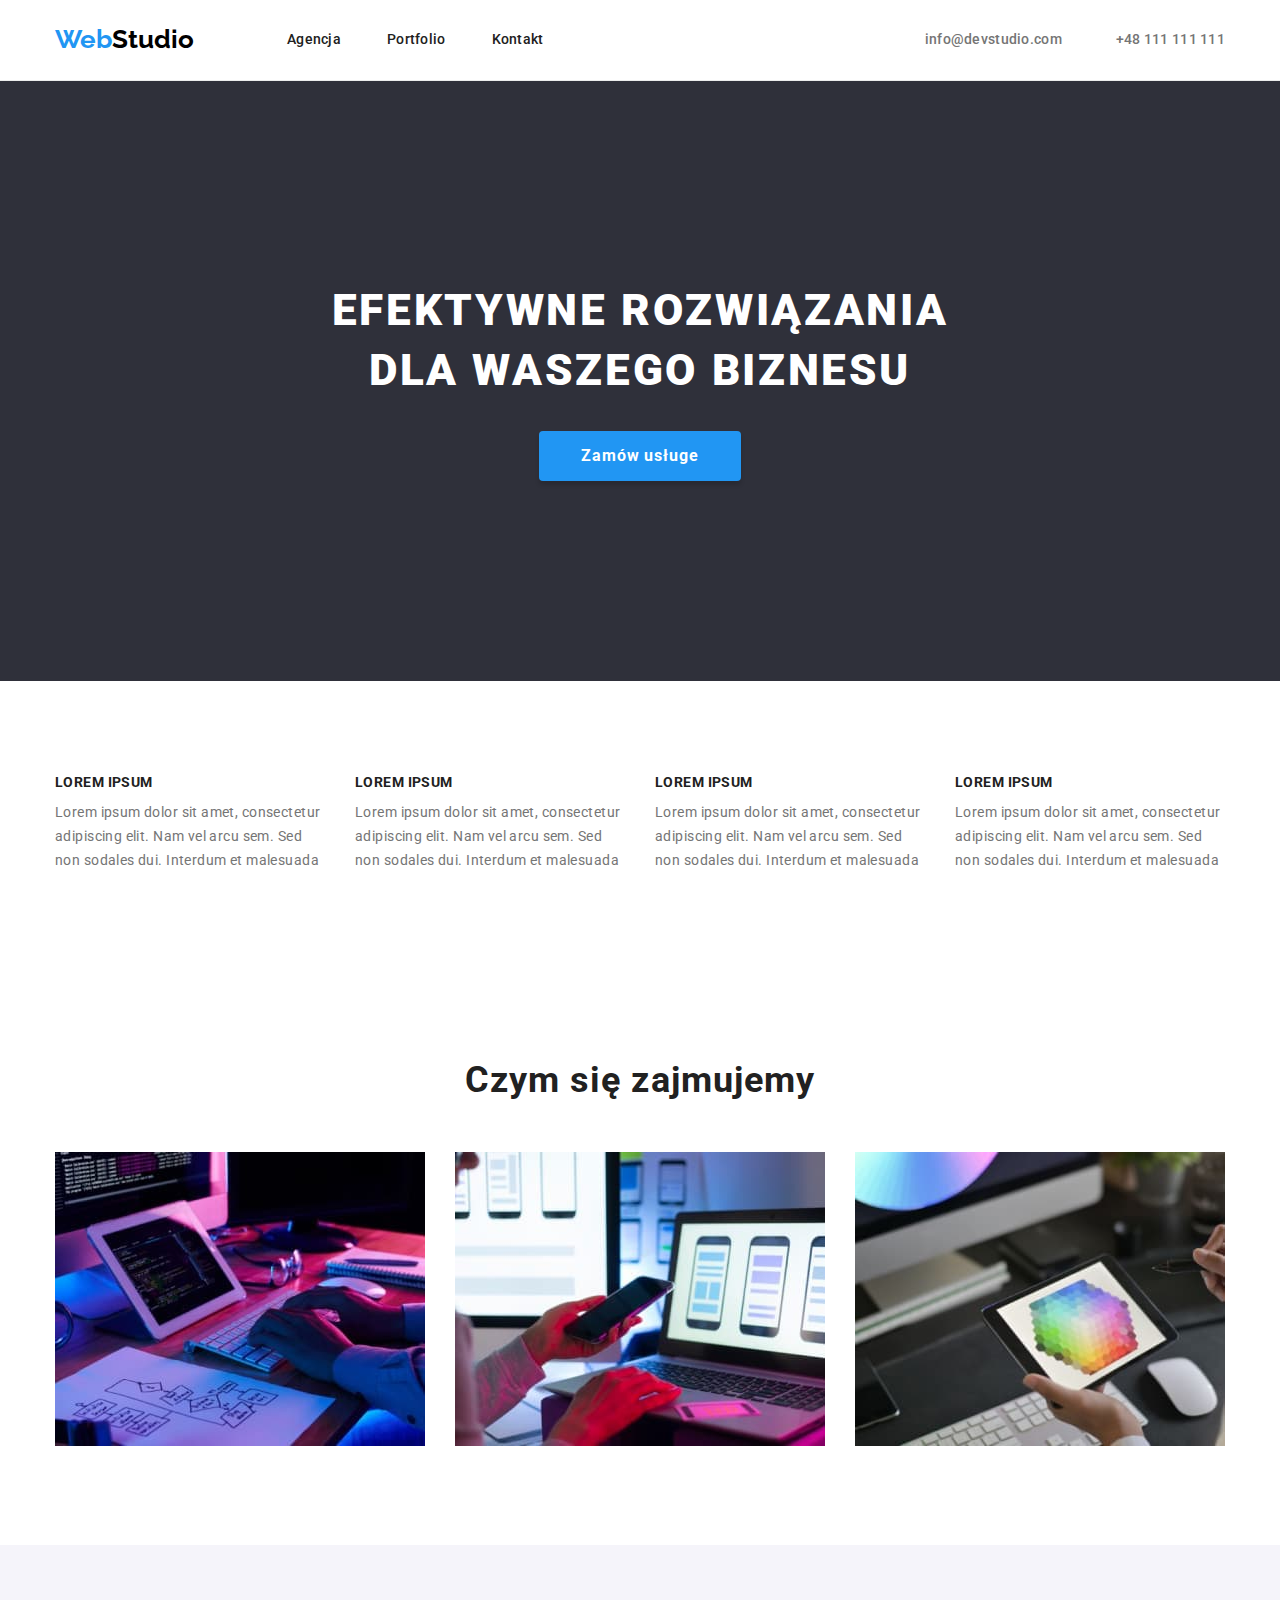
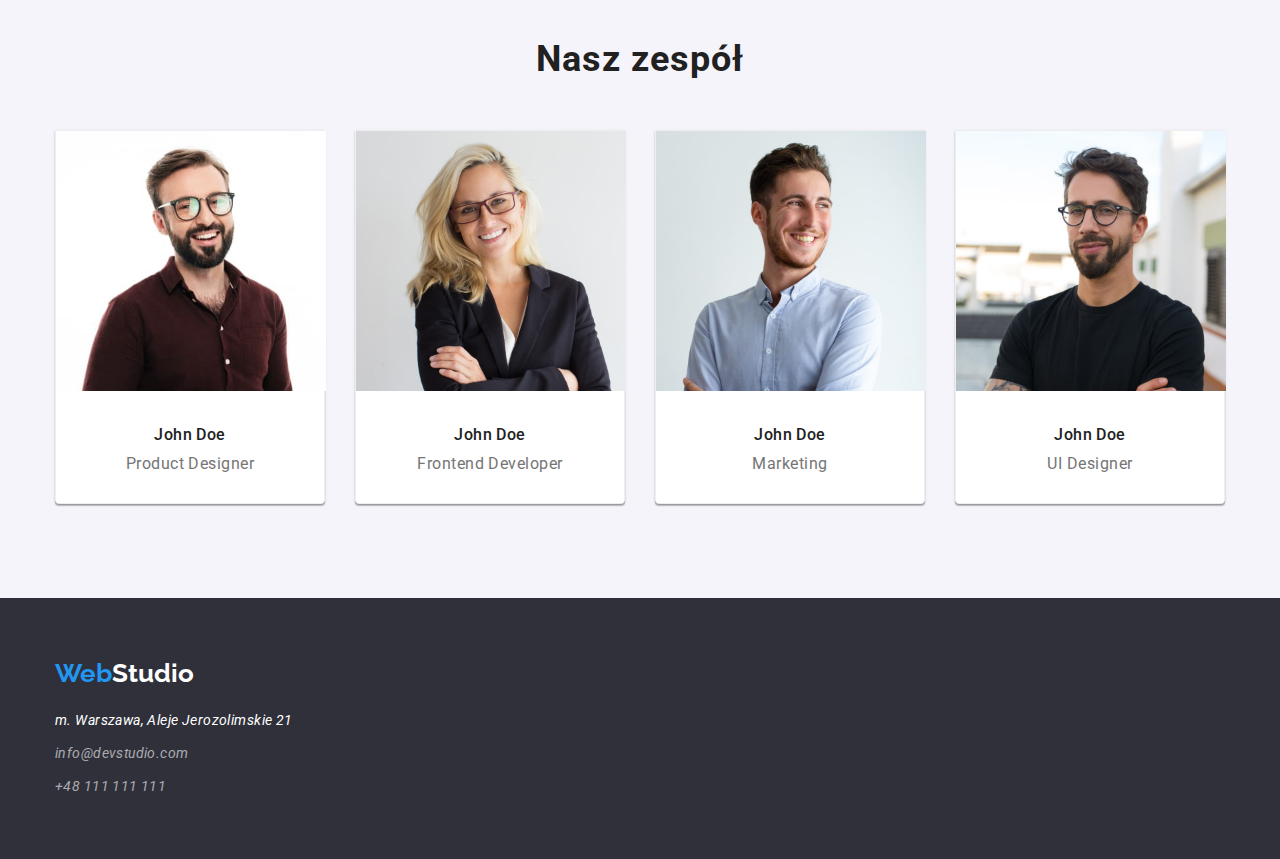
<file: index.html>
<!DOCTYPE html>
<html lang="pl-PL">
  <head>
    <meta charset="UTF-8" />
    <meta http-equiv="X-UA-Compatible" content="IE=edge" />
    <meta name="viewport" content="width=device-width, initial-scale=1.0" />

    <link rel="stylesheet" href="https://cdnjs.cloudflare.com/ajax/libs/modern-normalize/1.0.0/modern-normalize.min.css"/>
    <link rel="preconnect" href="https://fonts.googleapis.com" />
    <link rel="preconnect" href="https://fonts.gstatic.com" crossorigin />
    <link href="https://fonts.googleapis.com/css2?family=Raleway:wght@700&family=Roboto:wght@400;500;700;900&display=swap" rel="stylesheet" />
    <link rel="stylesheet" href="./css/styles.css" />
    <title>Studio</title>
  </head>
  
  <body>
   <div class="wrapper">
    
    <header class="header">
      <section class="container page-header">
      
        <div class="logo-and-menu">

          <div class="logo-section"><a href="./index.html" class="logo">Web<span class="logo-dark">Studio</span></a></div>
      
            <nav>
              <ul class="menu-list">
                <li>
                  <a href="./agencja.html" class="nav-item links">Agencja</a>
                </li>
                <li>
                  <a href="./portfolio.html" class="nav-item links">Portfolio</a>
                </li>
                <li>
                  <a href="./kontakt.html" class="nav-item links">Kontakt</a>
                </li>
              </ul>
            </nav>
          </div>
  
          <div>
            <a class="links-contact links margin-right50-header margin-left-header" href="mailto:info@devstudio.com">info@devstudio.com</a>
            <a class="links-contact links" href="tel:+48111111111">+48 111 111 111</a>
          </div>

      </section>
    </header>

    <main>
      
      <section class="main-box"> 
        <div class="container main-box-container">
          <h1 class="class-h1">EFEKTYWNE ROZWIĄZANIA DLA WASZEGO BIZNESU</h1>
          <button class="main-box-btn" type="button">Zamów usługe</button>
        </div>
      </section>

      <section class="section">
        <div class="container">
          <ul class="list list-one-line">
            <li>
              <h3 class="class-h3">LOREM IPSUM</h3>
              <p class="text-paragraph">
              Lorem ipsum dolor sit amet, consectetur adipiscing elit. Nam vel
              arcu sem. Sed non sodales dui. Interdum et malesuada
              </p>
            </li>
            <li>
              <h3 class="class-h3">LOREM IPSUM</h3>
              <p class="text-paragraph">
              Lorem ipsum dolor sit amet, consectetur adipiscing elit. Nam vel
              arcu sem. Sed non sodales dui. Interdum et malesuada
              </p>
            </li>
            <li>
              <h3 class="class-h3">LOREM IPSUM</h3>
              <p class="text-paragraph">
              Lorem ipsum dolor sit amet, consectetur adipiscing elit. Nam vel
              arcu sem. Sed non sodales dui. Interdum et malesuada
             </p>
            </li>
            <li>
              <h3 class="class-h3">LOREM IPSUM</h3>
              <p class="text-paragraph">
              Lorem ipsum dolor sit amet, consectetur adipiscing elit. Nam vel
              arcu sem. Sed non sodales dui. Interdum et malesuada
              </p>
            </li>
          </ul>
        </div>
      </section>
      <section class="section">
        <div class="container">
          <h2 class="class-h2">Czym się zajmujemy</h2>
          <ul class="list list-one-line">
            <li class="li-item">
              <img
              src="./images/whatwedo1.jpg"
              alt="Ktoś pisze na klawiaturze"
              width="370"
              height="294"
              />
            </li>
            <li class="li-item">
              <img
              src="./images/whatwedo2.jpg"
              alt="Ktoś siedzi przy laptopie i
            odbiera telefon"
              width="370"
              height="294"
              />
            </li>
            <li class="li-item">
              <img
              src="./images/whatwedo3.jpg"
              alt="Ktoś wybiera kolor z palety
            kolorów wyświetlonej na telefonie"
              width="370"
              height="294"
              />
            </li>
          </ul>
        </div>
      </section>

      <section class="section-not-white">
        <div class="container">
          <h2 class="class-h2">Nasz zespół</h2>
          <ul class="list list-one-line">
            <li class="team-item">
              <figure class="index-figure">
                <img
                src="./images/people1.jpg"
                alt="Uśmiechnięty mężczyzna w bordowej koszuli. Nosi okulary i ma brodę"
                width="270"
                height="260"
                />
                <figcaption>
                  <h4 class="class-h4-index">John Doe</h4>
                  <p>Product Designer</p>
                </figcaption>
              </figure>
            </li>
            <li class="team-item">
              <figure class="index-figure">
                <img
                src="./images/people2.jpg"
                alt="Uśmiechnięta kobieta, odziana w marynarkę"
                width="270"
                height="260"
                />
                <figcaption>
                  <h4 class="class-h4-index">John Doe</h4>
                  <p>Frontend Developer</p>
               </figcaption>
              </figure>
            </li>
            <li class="team-item">
              <figure class="index-figure">
                <img
                src="./images/people3.jpg"
                alt="Uśmiechnięt mężczyzna w jasnej koszuli"
                width="270"
                height="260"
                />
                <figcaption>
                  <h4 class="class-h4-index">John Doe</h4>
                  <p>Marketing</p>
                </figcaption>
              </figure>
            </li>
            <li class="team-item">
              <figure class="index-figure">
                <img
                src="./images/people4.jpg"
                alt="Uśmiechnięty meżczyzna w czarnym t-shercie"
                width="270"
                height="260"
                />
                <figcaption>
                  <h4 class="class-h4-index">John Doe</h4>
                  <p>UI Designer</p>
                </figcaption>
              </figure>
            </li>
          </ul>
        </div>
      </section>
  
    </main>

    <footer class="footer">
      <div class="container">
      <a href="./index.html" class="logo">Web<span class="logo-white">Studio</span></a>
      <address class="footer-adress">
      <p>m. Warszawa, Aleje Jerozolimskie 21</p>
        <a class="links-contact links footer-links-contact" href="mailto:info@devstudio.com">info@devstudio.com</a>
        <a class="links-contact links footer-links-contact" href="tel:+48111111111">+48 111 111 111</a>
      </address>
      </div>
    </footer>
  </div>
  </body>
</html>
</file>
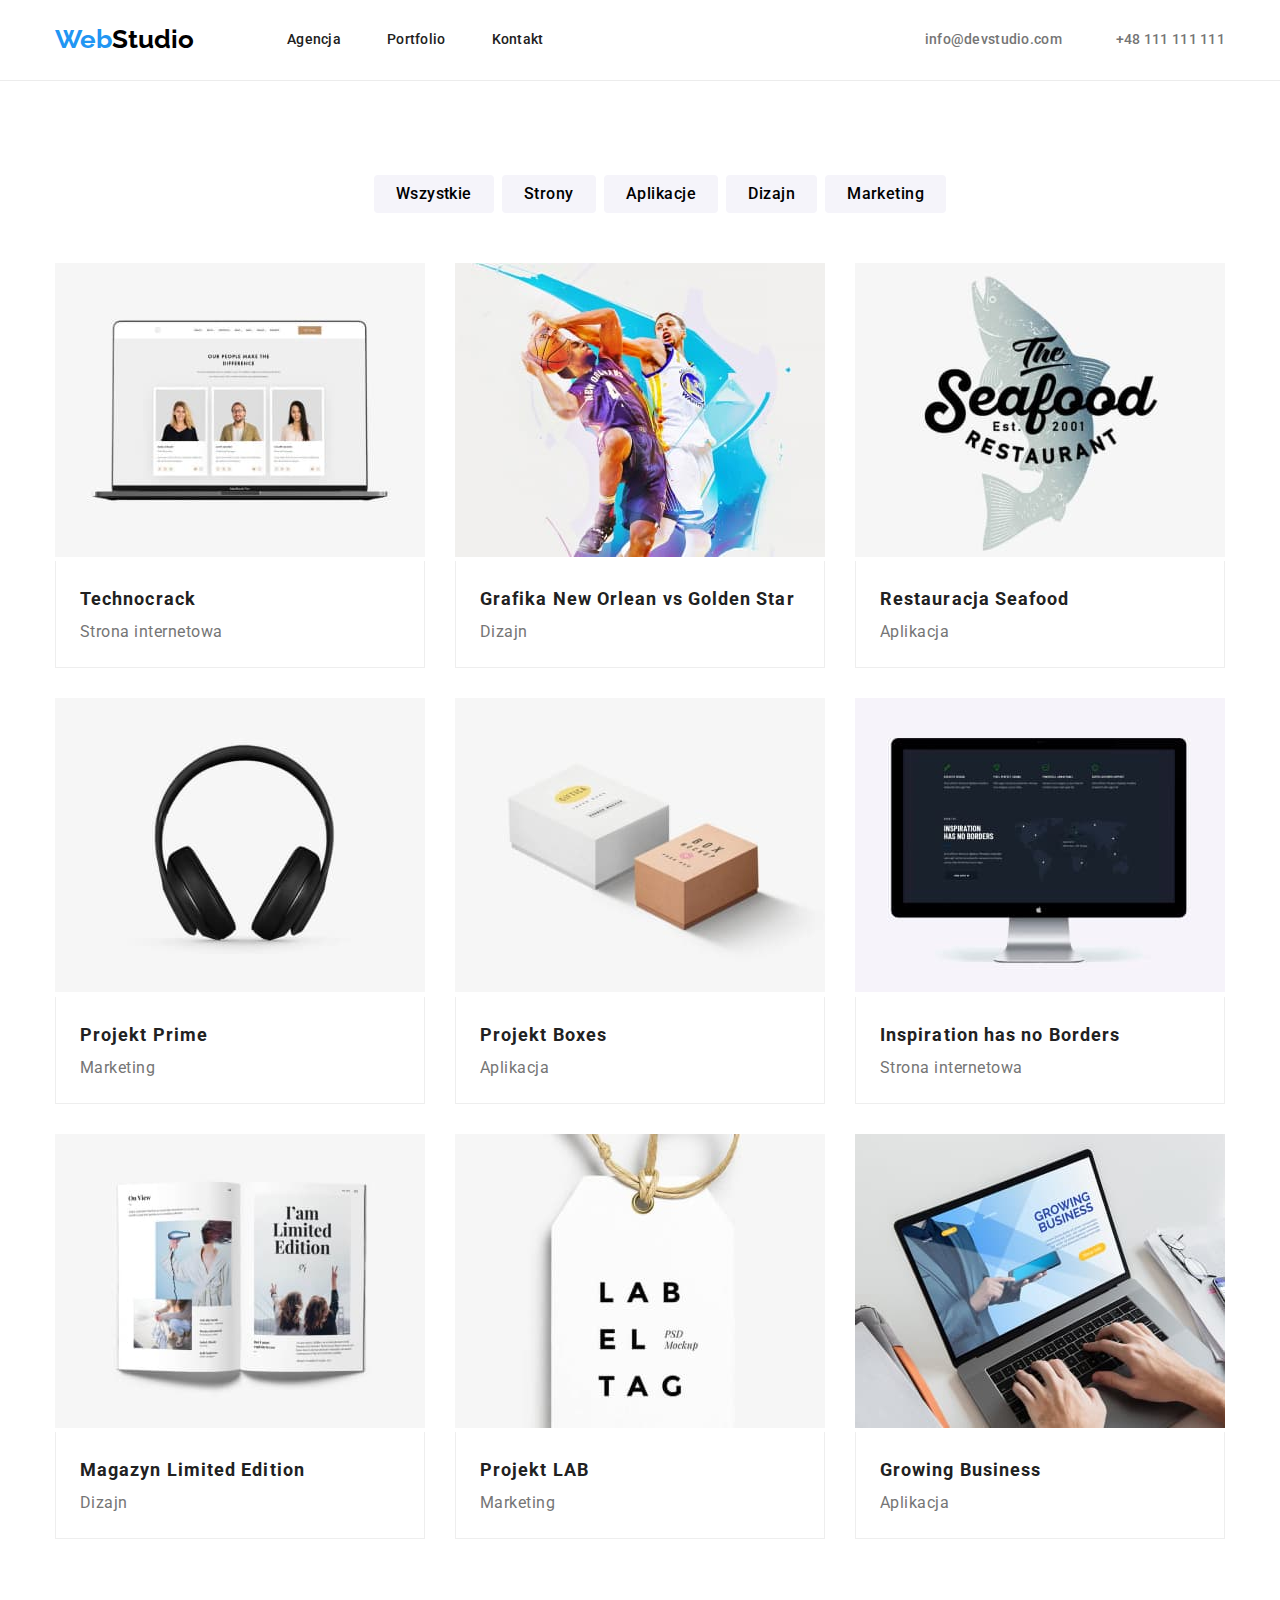
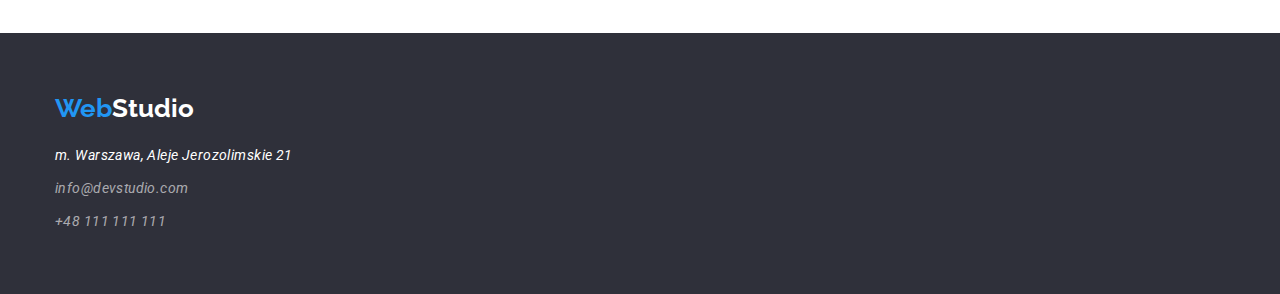
<file: portfolio.html>
<!DOCTYPE html>
<html lang="pl-PL">
  <head>
    <meta charset="UTF-8" />
    <meta http-equiv="X-UA-Compatible" content="IE=edge" />
    <meta name="viewport" content="width=device-width, initial-scale=1.0" />

    <link rel="stylesheet" href="https://cdnjs.cloudflare.com/ajax/libs/modern-normalize/1.0.0/modern-normalize.min.css"/>
    <link rel="preconnect" href="https://fonts.googleapis.com" />
    <link rel="preconnect" href="https://fonts.gstatic.com" crossorigin />
    <link href="https://fonts.googleapis.com/css2?family=Raleway:wght@700&family=Roboto:wght@400;500;700;900&display=swap" rel="stylesheet" />
    <link rel="stylesheet" href="./css/styles.css" />
    <title>Portfolio</title>
  </head>
  <body>
    <div class="wrapper">
      <header class="header">
        <section class="container page-header">
        
          <div class="logo-and-menu">
            
            <div class="logo-section"><a href="./index.html" class="logo">Web<span class="logo-dark">Studio</span></a></div>
        
              <nav>
                <ul class="menu-list">
                  <li>
                    <a href="./agencja.html" class="nav-item links">Agencja</a>
                  </li>
                  <li>
                    <a href="./portfolio.html" class="nav-item links">Portfolio</a>
                  </li>
                  <li>
                    <a href="./kontakt.html" class="nav-item links">Kontakt</a>
                  </li>
                </ul>
              </nav>
            </div>
    
            <div>
              <a class="links-contact links margin-right50-header" href="mailto:info@devstudio.com">info@devstudio.com</a>
              <a class="links-contact links" href="tel:+48111111111">+48 111 111 111</a>
            </div>
  
        </section>
      </header>

    <main class="section">
      <section class="container">
        <ul class="filter-btn">
          <li>
            <button class="btn btn-porfolio" type="button">Wszystkie</button>
          </li>
          <li>
            <button class="btn btn-porfolio" type="button">Strony</button>
          </li>
          <li>
            <button class="btn btn-porfolio" type="button">Aplikacje</button>
          </li>
          <li>
            <button class="btn btn-porfolio" type="button">Dizajn</button>
          </li>
          <li>
            <button class="btn btn-porfolio" type="button">Marketing</button>
          </li>
        </ul>
      </section>

      <section class="container portfolio-card">
        <ul class="card-set">
          <li class="li-item">
            <figure class="portfolio-figure">
              <img src="./images/portfolio1.jpg" alt="Profile osób, otwarte na laptopie" width="370" height="294" />
              <figcaption class="figcaption-border">
                <h4 class="class-h4">Technocrack</h4>
                <p>Strona internetowa</p>
              </figcaption>
            </figure>
          </li>
          <li class="li-item">
            <figure class="portfolio-figure">
              <img src="./images/portfolio2.jpg" alt="Grafika przedstawiająca dwuch koszykarzy" width="370" height="294" />
              <figcaption class="figcaption-border">
                <h4 class="class-h4">Grafika New Orlean vs Golden Star</h4>
                <p>Dizajn</p>
              </figcaption>
            </figure>
          </li>
          <li class="li-item">
            <figure class="portfolio-figure">
              <img
                src="./images/portfolio3.jpg" alt="logo restauracji, napis seafood na tle ryby" width="370" height="294" />
              <figcaption class="figcaption-border">
                <h4 class="class-h4">Restauracja Seafood</h4>
                <p>Aplikacja</p>
              </figcaption>
            </figure>
          </li>
          <li class="li-item">
            <figure class="portfolio-figure">
              <img src="./images/portfolio4.jpg" alt="słuchawki nauszne bezprzewodowe" width="370" height="294" />
              <figcaption class="figcaption-border">
                <h4 class="class-h4">Projekt Prime</h4>
                <p>Marketing</p>
              </figcaption>
            </figure>
          </li>
          <li class="li-item">
            <figure class="portfolio-figure">
              <img src="./images/portfolio5.jpg" alt="dwa pudełka białe i beżowe" width="370" height="294" />
              <figcaption class="figcaption-border">
                <h4 class="class-h4">Projekt Boxes</h4>
                <p>Aplikacja</p>
              </figcaption>
            </figure>
          </li>
          <li class="li-item">
            <figure class="portfolio-figure">
              <img src="./images/portfolio6.jpg" alt="monitor wyświetlający mapę świata na ciemnym tle" width="370" height="294" />
              <figcaption class="figcaption-border">
                <h4 class="class-h4">Inspiration has no Borders</h4>
                <p>Strona internetowa</p>
              </figcaption>
            </figure>
          </li>
          <li class="li-item">
            <figure class="portfolio-figure">
              <img src="./images/portfolio7.jpg" alt="otwarty magazyn limited edition" width="370" height="294" />
              <figcaption class="figcaption-border">
                <h4 class="class-h4">Magazyn Limited Edition</h4>
                <p>Dizajn</p>
              </figcaption>
            </figure>
          </li>
          <li class="li-item">
            <figure class="portfolio-figure">
              <img src="./images/portfolio8.jpg" alt="etykieta labeltag" width="370" height="294" />
              <figcaption class="figcaption-border">
                <h4 class="class-h4">Projekt LAB</h4>
                <p>Marketing</p>
              </figcaption>
            </figure>
          </li>
          <li class="li-item">
            <figure class="portfolio-figure">
              <img
                src="./images/portfolio9.jpg" alt="ręce pracujące nad otwartym laptopem z wyświetlona stroną growing business" width="370" height="294" />
              <figcaption class="figcaption-border">
                <h4 class="class-h4">Growing Business</h4>
                <p>Aplikacja</p>
              </figcaption>
            </figure>
          </li>
        </ul>
      </section>
    </main>

    <footer class="footer">
      <div class="container">
      <a href="./index.html" class="logo">Web<span class="logo-white">Studio</span></a>
      <address class="footer-adress">
      <p>m. Warszawa, Aleje Jerozolimskie 21</p>
        <a class="links-contact links footer-links-contact" href="mailto:info@devstudio.com">info@devstudio.com</a>
        <a class="links-contact links footer-links-contact" href="tel:+48111111111">+48 111 111 111</a>
      </address>
      </div>
    </footer>
    </div>
  </body>
</html>
</file>
<file: css/styles.css>
:root{
--blue: #2196F3;
--black: #000000;
--white: #FFFFFF;
--not-white:  #f5f4fa;
--grey-dark: #2F303A;

--font-color-main: #212121;
--font-color-second: #757575;
--background-color-main: #FFFFFF;
--background-color-secondary: #2F303A;
--hover-color: #2196F3;
--figure-border: #EEEEEE;
--fotter-links: #ffffff99;
}

* {
  box-sizing: border-box;
  margin: 0;
  padding: 0;
}

h1,
h2,
h3,
ul {
padding: 0;
margin: 0 auto;
}

figure {
  margin: 0;
  padding: 0;
}

body {
  font-family: 'Roboto', sans-serif;
  color: var(--font-color-main);
  background-color: var(--background-color-main);
}

.wrapper{
  width: 100%;
  background-color: var(--background-color-main);
}
.header{
  border-bottom: 1px solid #ECECEC;
 }

.container{
  width: 1200px;
  margin: 0 auto;
  padding: 0 15px;
}
.section {
  padding-top: 94px;
  padding-bottom: 94px;
  }

.page-header{
  display: flex;
  align-items: center;
  justify-content: space-between;
  padding-top: 24px;
  padding-bottom: 25px;
}

.logo-section{
  margin-right: 93px;
}
  .logo{
    color: var(--blue);
    text-decoration: none;
    font-family: 'Raleway';
    font-weight: 700;
    font-size: 26px;
    line-height: 1.19;
  }
  .logo-dark{
    color: var(--black);
  }
  .logo-white{
    color: var(--white);
  }  

.menu-list{
display: flex;
list-style: none;
text-align: justify; 
gap: 46px;
}

.logo-and-menu {
  display: flex;
  align-items: center;
}

.nav-item{
  color: var(--font-color-main);
  font-weight: 500;
  font-size: 14px;
  line-height: 1.14;
  letter-spacing: 0.02em;
}
.links {
  text-decoration: none;
}
.links-contact {
  color: var(--font-color-second);
  font-weight: 500;
  font-size: 14px;
  line-height: 1.14;
  letter-spacing: 0.02em;
}

.margin-right50-header{
  margin-right: 50px;
}

.active-page {
  color: var(--blue);
  }

.links:hover,
.links:focus,
.links-contact:hover,
.links-contact:focus {
color: var(--hover-color)
}

.btn{
background-color: var(--not-white);
border-radius: 4px;
border: none;
cursor: pointer;
font-family: 'Roboto';
font-weight: 500;
font-size: 16px;
line-height: 1.62;
text-align: center;
letter-spacing: 0.03em;
}

.btn-porfolio{
  padding: 6px 22px 6px 22px;
}

.btn:hover,btn:focus {
background-color: var(--hover-color);
color: var(--white);
cursor: pointer;
}

.main-box{
  background-color: var(--background-color-secondary);
}

.main-box-container{
  text-align: center;
  padding: 200px;
  height: 600px;
  height: auto;
}

.main-box-btn {
  font-weight: 700;
  font-size: 16px;
  line-height: 1.88;
  letter-spacing: 0.06em;
  color: var(--white);
  background: var(--blue);
  box-shadow: 0px 4px 4px rgba(0, 0, 0, 0.15);
  border-radius: 4px;
  margin-top: 30px;
  text-align: center;
  border-style: none;
  padding: 10px 42px;
}

.main-box-btn:hover, .main-box-btn:focus{
  cursor: pointer;
  /* dodatkowo */
  background-color: darkcyan;
}
/* portfolio */
.filter-btn{
  padding: 0px 0px 50px 0px;
  gap: 8px;
  justify-content: center;
  display: flex;
  list-style: none;
  padding-inline-start: 40px;
}

.btn-porfolio{
  padding: 6px 22px 6px 22px;
}

/* LISTA LOREM IPSUM */
.list {
  list-style: none;
  display: flex;
}
.list-one-line{
  justify-content: center;
  display: flex;
  column-gap: 30px;
}

.class-h1 {
  font-weight: 900;
  font-size: 44px;
  line-height: 1.36;
  text-align: center;
  letter-spacing: 0.06em;
  color: #FFFFFF;
  margin: 0 auto;
  
  width: 696px;
  }

.class-h2 {
  font-weight: 700;
  font-size: 36px;
  line-height: 1.16;
  text-align: center;
  letter-spacing: 0.03em;
  margin-top: 0;
  margin-bottom: 50px;
}

.class-h3 {
font-weight: 700;
line-height: 1.14;
text-transform: uppercase;
letter-spacing: 0.03em;
font-size: 14px;
margin-bottom: 10px;
}

.class-h4 {
  font-weight: 500;
  font-size: 16px;
  line-height: 1.18;
  text-align: left;
  letter-spacing: 0.03em;
}

.class-h4-index {
  font-weight: 500;
  font-size: 16px;
  line-height: 1.18;
  text-align: center;
  letter-spacing: 0.03em;
  margin-top: 30px;
  margin-bottom: 10px;
}

.text-paragraph{
font-size: 14px;
line-height: 1.71;
letter-spacing: 0.03em;
color: var(--font-color-second)
}

.section-not-white{
  background-color: var(--not-white);
  padding-bottom: 94px;
  padding-top: 94px;
}

.index-figure{
  background-color: var(--background-color-main);
  border: 1px solid var(--figure-border);
  box-shadow: 0px 1px 3px rgba(0, 0, 0, 0.12), 0px 1px 1px rgba(0, 0, 0, 0.14), 0px 2px 1px rgba(0, 0, 0, 0.2);
  border-radius: 0px 0px 4px 4px;
  padding-bottom: 30px;
  padding-right: 0;
  margin-right: 0;
  box-sizing: border-box;
  max-width: 270px;
}

.index-figure p{
  font-weight: 400;
  font-size: 16px;
  line-height: 1.18;
  text-align: center;
  letter-spacing: 0.03em;
  color:var(--font-color-second)
}

.portfolio-figure{
  margin: 0;
  padding: 0;
  box-sizing: border-box;
  max-width: 370px;
}
.figcaption-border{
 margin-top: 0;
  border-right: 1px solid var(--figure-border);
  border-bottom: 1px solid var(--figure-border);
  border-left: 1px solid var(--figure-border);
}

.portfolio-card{
  box-sizing: border-box;
  margin: auto;
}

.portfolio-figure figcaption{
padding:20px 24px;

}

.portfolio-card h4{
  font-weight: 700;
  font-size: 18px;
  line-height: 2;
  letter-spacing: 0.06em;
}

.portfolio-card p{
  font-weight: 400;
  font-size: 16px;
  line-height: 1.88;
  letter-spacing: 0.03em;
  color:var(--font-color-second)
}

.card-set{
  display: flex;
  justify-content: center;
  flex-wrap: wrap;
  list-style: none;
  gap: 30px;
  column-gap: 30px;
  max-width: 1170px;
  box-sizing: border-box;

}

.li-item{
  box-sizing: border-box;
  flex-basis: calc((100% - 2 * 30px) / 3);
}

.team-item {
  flex-basis: calc((100% - 90px) / 4);
} 

 /* FOOTER */
.footer{
  background: #2F303A;
  padding-top: 60px;
  padding-bottom: 60px;
}

.footer-adress{
  text-decoration: none;
  color: var(--white);
  font-weight: 400;
  font-size: 14px;
  line-height: 1.71;
  letter-spacing: 0.03em;
  margin-top: 20px;
  display: flex;
  flex-direction: column;
}

.footer-links-contact {
  text-decoration: none;
  font-weight: 400;
  font-size: 14px;
  line-height: 1.71;
  letter-spacing: 0.03em;
  color: var(--fotter-links);
  margin-top: 9px;
}
</file>
